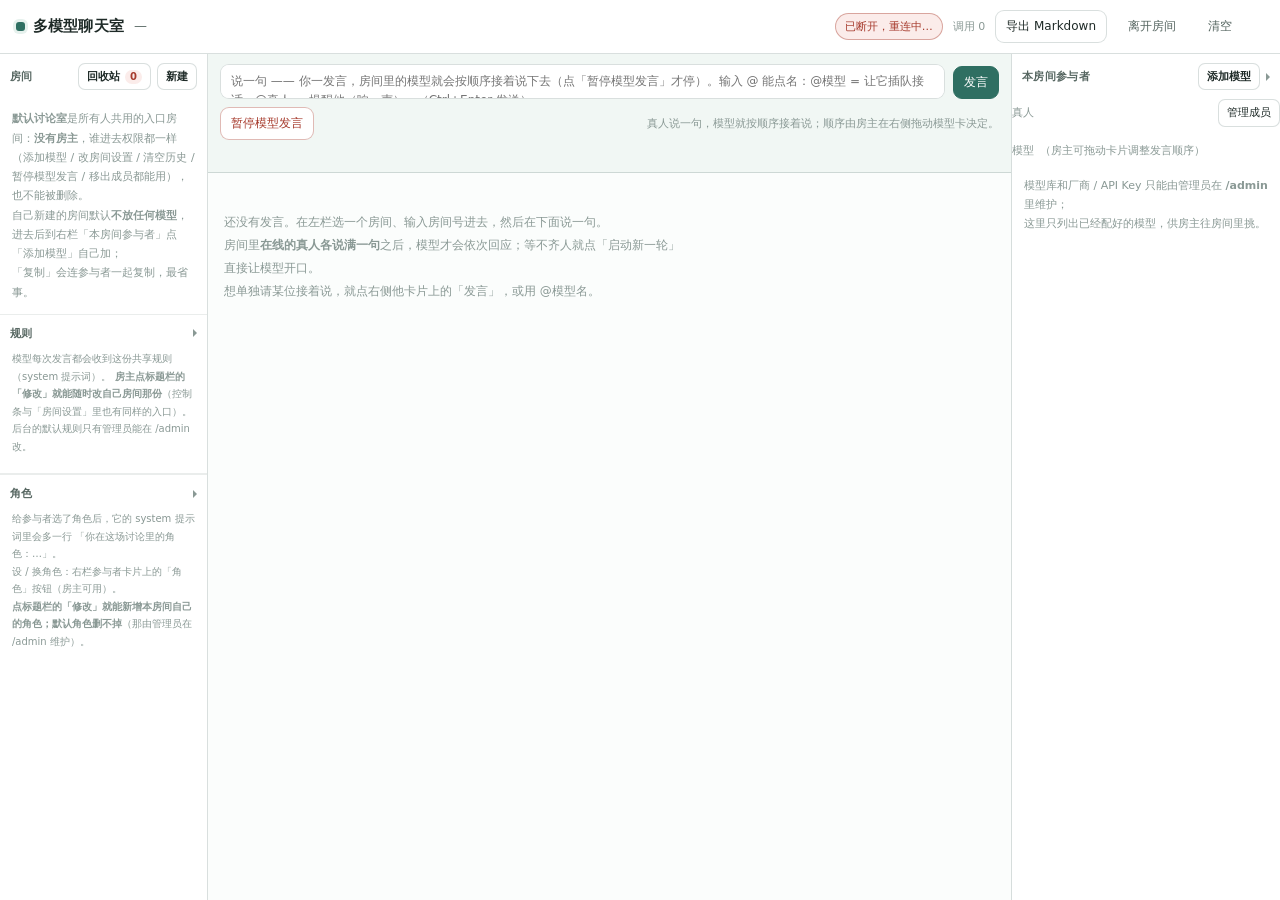
<file: static/index.html>
<!DOCTYPE html>
<html lang="zh-CN">
<head>
<meta charset="utf-8">
<meta name="viewport" content="width=device-width, initial-scale=1">
<title>多模型聊天室</title>
<link rel="stylesheet" href="/static/style.css">
</head>
<body>

<div id="joinGate" class="gate" hidden>
  <div class="gate-card">
    <h3>进入聊天室</h3>
    <p class="gate-note"><b>昵称就是你的账号，不需要密码</b>。
      同一个昵称，换任何浏览器 / 设备进来都是同一个人 —— 你的成员身份和发言历史跟着昵称走。</p>
    <div class="field">
      <label>你的昵称</label>
      <input id="gateNick" maxlength="24" placeholder="例如 老王">
    </div>
    <div id="gateError" class="probe"></div>
    <div class="dlg-foot">
      <button type="button" id="btnGateBrowse" class="ghost">先看看</button>
      <span class="spacer"></span>
      <button type="button" id="btnGateOk" class="primary">进入</button>
    </div>
  </div>
</div>

<header class="topbar">
  <div class="brand">多模型聊天室</div>
  <div class="room-title" id="roomTitle">—</div>
  <div class="room-code" id="roomCode" hidden></div>
  <div class="spacer"></div>
  <div class="status idle" id="statusPill">连接中…</div>
  <div class="counter" id="callCounter" title="全局调用次数（成本护栏按全局计数，不按房间）">调用 0</div>
  <button id="btnExport">导出 Markdown</button>
  <button id="btnLeave" class="ghost">离开房间</button>
  <button id="btnClear" class="ghost owner-only">清空</button>
  <!-- 右上角用户区（2026-10-15 用户要求）：已登录 = 「我是 X」+ 退出；未登录 = 登录 -->
  <div class="userbox" id="userBox">
    <span class="me" id="mePill" hidden></span>
    <button id="btnUserLogin" class="mini primary" hidden title="用昵称进入（不需要密码）">登录</button>
    <button id="btnUserLogout" class="mini ghost" hidden title="退出登录并离开房间">退出</button>
  </div>
</header>

<main class="layout">

  <aside class="col col-rooms">
    <div class="col-head">
      <span>房间</span>
      <button id="btnTrash" class="mini owner-only" title="删掉的房间先到这里：可还原，也可彻底删除（进 Windows 回收站）">回收站<i class="badge" id="trashCount" hidden>0</i></button>
      <button id="btnNewRoom" class="mini">新建</button>
    </div>
    <div id="roomList" class="list"></div>
    <div class="hint">
      <b>默认讨论室</b>是所有人共用的入口房间：<b>没有房主</b>，谁进去权限都一样
      （添加模型 / 改房间设置 / 清空历史 / 暂停模型发言 / 移出成员都能用），也不能被删除。<br>
      自己新建的房间默认<b>不放任何模型</b>，进去后到右栏「本房间参与者」点「添加模型」自己加；<br>
      「复制」会连参与者一起复制，最省事。
    </div>

    <section class="rblock" data-key="rules">
      <div class="col-head rblock-head" title="点击折叠 / 展开">
        <span>规则</span>
        <button id="btnEditRules" class="mini" hidden title="修改本房间的规则（房主可用）">修改</button>
        <i class="rblock-arrow"></i>
      </div>
      <div class="rblock-body">
        <div class="info-note">模型每次发言都会收到这份共享规则（system 提示词）。
          <b>房主点标题栏的「修改」就能随时改自己房间那份</b>（控制条与「房间设置」里也有同样的入口）。
          后台的默认规则只有管理员能在 /admin 改。</div>
        <div class="tip" id="rulesSrc"></div>
        <div id="rulesBox" class="info-body"></div>
      </div>
    </section>

    <section class="rblock" data-key="roles">
      <div class="col-head rblock-head" title="点击折叠 / 展开">
        <span>角色</span>
        <button id="btnEditRoles" class="mini" hidden title="改角色库：默认角色只读，房主可新增本房间自建角色">修改</button>
        <i class="rblock-arrow"></i>
      </div>
      <div class="rblock-body">
        <div class="info-note">给参与者选了角色后，它的 system 提示词里会多一行
          「你在这场讨论里的角色：…」。<br>
          设 / 换角色：右栏参与者卡片上的「角色」按钮（房主可用）。<br>
          <b>点标题栏的「修改」就能新增本房间自己的角色；默认角色删不掉</b>（那由管理员在 /admin 维护）。</div>
        <div class="tip" id="rolesSrc"></div>
        <div id="rolesBox" class="info-body"></div>
      </div>
    </section>
  </aside>

  <section class="col col-center">
    <div class="hostbar">
      <div class="host-input-row">
        <textarea id="hostInput" rows="1"
          placeholder="说一句 —— 你一发言，房间里的模型就会按顺序接着说下去（点「暂停模型发言」才停）。输入 @ 能点名：@模型 = 让它插队接话，@真人 = 提醒他（响一声）。（Ctrl+Enter 发送）"></textarea>
        <button id="btnSend" class="primary">发言</button>
        <div id="atMenu" class="at-menu" hidden></div>
      </div>
      <div class="host-actions">
        <span class="group">
          <button id="btnPause" class="danger" title="暂停模型发言：正在说的这位说完就停，队列里其余的不再开口；真人发言不受影响。">暂停模型发言</button>
          <button id="btnResume" class="primary" hidden title="解除暂停，模型按顺序接着发言。">继续模型发言</button>
        </span>
        <span class="group">
          <button id="btnRoomScopeBar" class="mini" hidden title="随时改本房间的规则 / 角色（规则可逐条增删，角色可新增）">规则 / 角色</button>
        </span>
        <span class="runhint">真人说一句，模型就按顺序接着说；顺序由房主在右侧拖动模型卡决定。</span>
      </div>
      <div class="runinfo" id="runInfo"></div>
    </div>
    <div id="messages" class="messages">
      <div class="empty">还没有发言。在下面输入一个问题直接发 —— <b>你一发言，房间里的模型就会按顺序接着说</b>；<br>
        模型会一直说下去，直到你点「暂停模型发言」。想单独叫某位就 @ 它；@ 真人则只是提醒他（响一声）。</div>
    </div>
  </section>

  <aside class="col col-right">
    <section class="rblock" data-key="participants">
      <div class="col-head rblock-head" title="点击折叠 / 展开">
        <span>本房间参与者</span>
        <button id="btnAddParticipant" class="mini owner-only">添加模型</button>
        <i class="rblock-arrow"></i>
      </div>
      <div class="rblock-body">
        <div class="sub-head">真人
          <span class="spacer"></span>
          <button id="btnMembers" class="mini owner-only" title="房主专用：查看 / 移出房间里的真人成员">管理成员</button>
        </div>
        <div id="peopleList" class="list"></div>
        <div class="sub-head">模型<span class="tip" id="modelOrderHint">（房主可拖动卡片调整发言顺序）</span></div>
        <div id="participantList" class="list"></div>
      </div>
    </section>

    <div class="hint">
      模型库和厂商 / API Key 只能由管理员在 <b>/admin</b> 里维护；<br>
      这里只列出已经配好的模型，供房主往房间里挑。
    </div>
  </aside>

</main>

<div class="toast-wrap" id="toastWrap"></div>

<dialog id="dlgRole">
  <form method="dialog" class="dlg">
    <h3 id="dlgRoleTitle">角色</h3>
    <div class="field">
      <label>这位在本房间里的角色 <span class="tip">（角色只在这里设；不选就是无角色）</span></label>
      <select id="roleSelect"></select>
    </div>
    <div id="rolePreview" class="probe"></div>
    <div class="dlg-foot">
      <button type="button" id="btnRoleClear" class="mini">清除角色</button>
      <span class="spacer"></span>
      <button type="button" id="btnRoleCancel" class="ghost">取消</button>
      <button type="button" id="btnRoleSave" class="primary">确定</button>
    </div>
  </form>
</dialog>

<dialog id="dlgParticipant">
  <form method="dialog" class="dlg">
    <h3>把模型加入本房间</h3>
    <div id="pickModelList" class="list pick"></div>
    <div class="dlg-foot">
      <span class="spacer"></span>
      <button type="button" id="btnPickCancel" class="ghost">取消</button>
      <button type="button" id="btnPickAdd" class="primary">加入</button>
    </div>
  </form>
</dialog>

<dialog id="dlgRoom">
  <form method="dialog" class="dlg">
    <h3 id="dlgRoomTitle">新建房间</h3>
    <div class="field">
      <label>房间名</label>
      <input id="rName" placeholder="例如 技术方案评审">
    </div>
    <div class="field">
      <label class="check"><input id="rOpen" type="checkbox"> 公开房间（不要房间号，谁都能进）</label>
      <span class="tip" id="rOpenNote">不勾＝私有房间：别人要输入 6 位房间号才能进来。</span>
    </div>
    <div class="field">
      <button type="button" id="btnRoomScope" class="mini">本房间规则 / 角色…</button>
      <span class="tip" id="rScopeNote"></span>
    </div>
    <div class="dlg-note" id="rNewNote">新房间默认<b>不含任何模型参与者</b>，建好后请在右侧「本房间参与者」点「添加模型」自己挑。</div>
    <div class="dlg-foot">
      <span class="spacer"></span>
      <button type="button" id="btnRoomCancel" class="ghost">取消</button>
      <button type="button" id="btnRoomSave" class="primary">确定</button>
    </div>
  </form>
</dialog>

<!-- 房间级「规则 / 角色」（第 17 批）：只有房主能改；默认讨论室跟随后台默认，改不了 -->
<dialog id="dlgScope">
  <form method="dialog" class="dlg dlg-wide">
    <h3 id="scopeTitle">本房间规则 / 角色</h3>
    <div class="dlg-note" id="scopeNote"></div>

    <section class="scope-sec" id="scopeSecRules">
      <div class="col-head">
        <span>本房间规则</span>
        <span class="spacer"></span>
        <span class="tip" id="scopeDirty"></span>
        <button type="button" class="mini" id="btnRuleReset">恢复为默认</button>
        <button type="button" class="mini primary" id="btnRuleAdd">添加规则</button>
      </div>
      <div class="field">
        <label>前言（每条规则前面那句，通常不用改）</label>
        <textarea id="scopePreamble" rows="2" class="wide"></textarea>
      </div>
      <div id="scopeRuleList" class="list"></div>
    </section>

    <section class="scope-sec" id="scopeSecRoles">
      <div class="col-head">
        <span>角色（默认角色只读，可自己新增）</span>
        <span class="spacer"></span>
        <button type="button" class="mini primary" id="btnRoleAddRoom">新增角色</button>
      </div>
      <div id="scopeRoleList" class="list"></div>
    </section>

    <div class="dlg-foot">
      <span class="spacer"></span>
      <button type="button" id="btnScopeClose" class="ghost">关闭</button>
      <button type="button" id="btnScopeSave" class="primary">保存</button>
    </div>
  </form>
</dialog>

<dialog id="dlgTrash">
  <form method="dialog" class="dlg">
    <h3>房间回收站</h3>
    <div class="dlg-note">
      删除的房间先放在这里，<b>配置和历史消息都还在</b>。<br>
      「还原」＝原样搬回来；「彻底删除」＝交给 Windows 回收站，之后仍能在系统回收站里找回。
    </div>
    <div id="trashList" class="list pick"></div>
    <div class="dlg-foot">
      <button type="button" id="btnEmptyTrash" class="mini danger">全部彻底删除</button>
      <span class="spacer"></span>
      <button type="button" id="btnTrashClose" class="ghost">关闭</button>
    </div>
  </form>
</dialog>

<dialog id="dlgJoin">
  <form method="dialog" class="dlg">
    <h3 id="dlgJoinTitle">加入房间</h3>
    <div class="dlg-note" id="joinNote">输入房主给你的 6 位房间号。</div>
    <div class="field">
      <label>房间号</label>
      <input id="joinCode" inputmode="numeric" maxlength="6" autocomplete="off" placeholder="6 位数字">
    </div>
    <div id="joinError" class="probe"></div>
    <div class="dlg-foot">
      <span class="spacer"></span>
      <button type="button" id="btnJoinCancel" class="ghost">取消</button>
      <button type="button" id="btnJoinOk" class="primary">加入</button>
    </div>
  </form>
</dialog>

<dialog id="dlgMembers">
  <form method="dialog" class="dlg">
    <h3>房间成员</h3>
    <div class="dlg-note">房主能看到这个面板（<b>默认讨论室没有房主，所有人</b>都能看到）。<br>
      移出成员后，他会立刻离开房间 —— 但他如果知道房间号，仍然可以再加进来（这是「请出去」，不是拉黑）。<br>
      「移出」只是请出房间；要<b>全局删掉一个人（并禁止他再用这个昵称进来）</b>，去 <b>/admin</b> 的「用户库」。</div>
    <div id="memberAdminList" class="list pick"></div>
    <div class="dlg-foot">
      <span class="spacer"></span>
      <button type="button" id="btnMembersClose" class="ghost">关闭</button>
    </div>
  </form>
</dialog>

<script src="/static/app.js"></script>
</body>
</html>
</file>
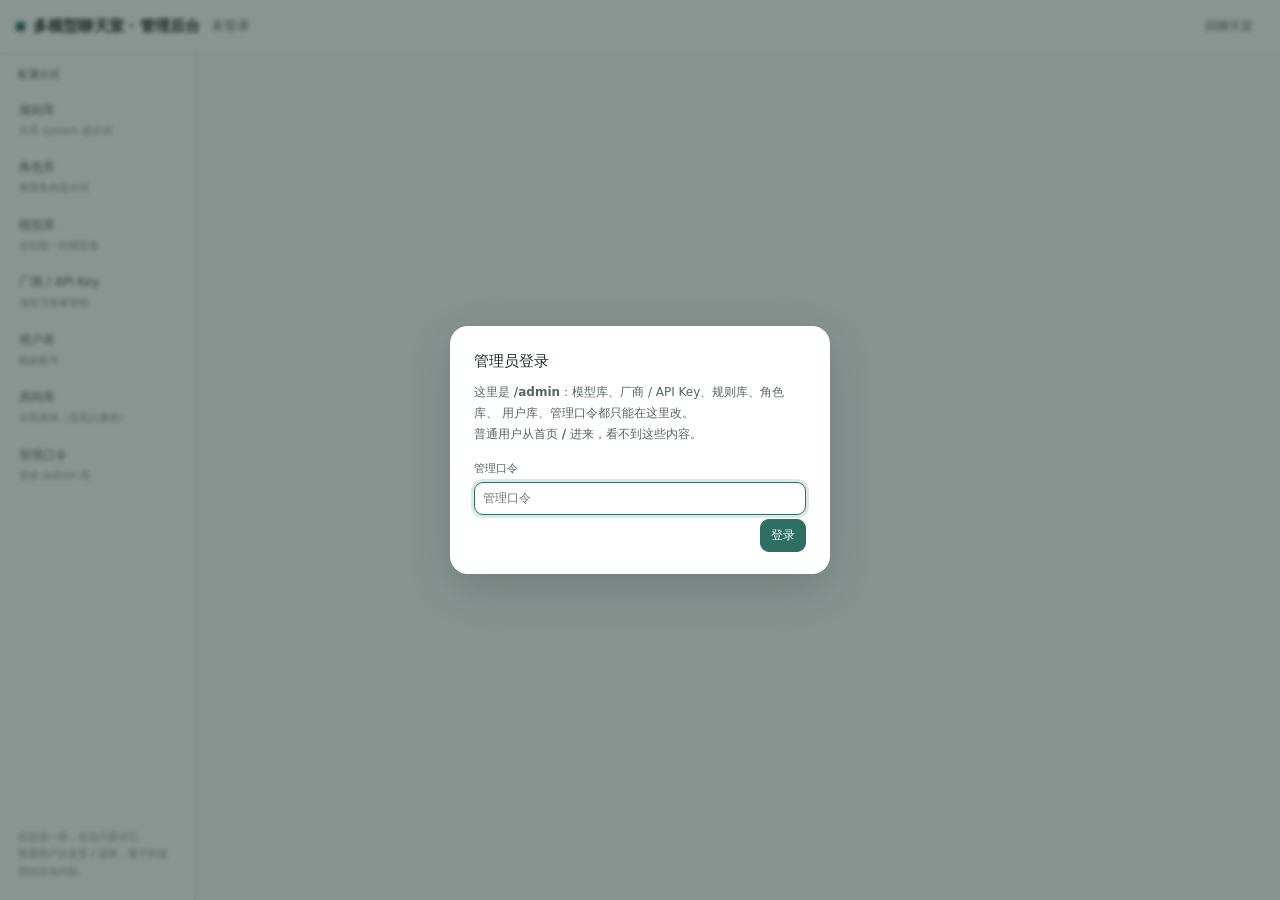
<file: static/admin.html>
<!DOCTYPE html>
<html lang="zh-CN">
<head>
<meta charset="utf-8">
<meta name="viewport" content="width=device-width, initial-scale=1">
<title>管理后台 · 多模型聊天室</title>
<link rel="stylesheet" href="/static/style.css">
</head>
<body>

<header class="topbar">
  <div class="brand">多模型聊天室 · 管理后台</div>
  <div class="room-title" id="adminWho">未登录</div>
  <div class="spacer"></div>
  <button id="btnBack" class="ghost">回聊天室</button>
  <button id="btnLogout" class="ghost" hidden>退出登录</button>
</header>

<!-- ============ 口令登录（未登录时只显示这个） ============ -->
<div id="loginGate" class="gate" hidden>
  <div class="gate-card">
    <h3>管理员登录</h3>
    <p class="gate-note">这里是 <b>/admin</b>：模型库、厂商 / API Key、规则库、角色库、
      用户库、管理口令都只能在这里改。<br>
      普通用户从首页 <b>/</b> 进来，看不到这些内容。</p>
    <div class="field">
      <label>管理口令</label>
      <input id="adminPw" type="password" placeholder="管理口令" autocomplete="current-password">
    </div>
    <div id="loginError" class="probe"></div>
    <div class="dlg-foot">
      <span class="spacer"></span>
      <button type="button" id="btnLogin" class="primary">登录</button>
    </div>
  </div>
</div>

<!-- ============ 登录后：左侧分区导航 + 右侧单块面板 ============ -->
<main class="adminwrap" id="adminMain" hidden>

  <nav class="admin-nav" id="adminNav">
    <div class="nav-title">配置分区</div>
    <button type="button" class="navitem" data-panel="rules">规则库<i class="nav-sub">共享 system 提示词</i></button>
    <button type="button" class="navitem" data-panel="roles">角色库<i class="nav-sub">预置角色提示词</i></button>
    <button type="button" class="navitem" data-panel="models">模型库<i class="nav-sub">全站唯一的模型表</i></button>
    <button type="button" class="navitem" data-panel="providers">厂商 / API Key<i class="nav-sub">地址与各家密钥</i></button>
    <button type="button" class="navitem" data-panel="users">用户库<i class="nav-sub">昵称账号</i></button>
    <button type="button" class="navitem" data-panel="rooms">房间库<i class="nav-sub">全部房间（含别人建的）</i></button>
    <button type="button" class="navitem" data-panel="password">管理口令<i class="nav-sub">登录 /admin 用</i></button>
    <div class="nav-foot">左边选一块，右边只显示它。<br>普通用户从首页 <b>/</b> 进来，看不到这里的任何内容。</div>
  </nav>

  <section class="admin-body" id="adminBody">

    <!-- ---------- 规则库 ---------- -->
    <section class="apanel" data-panel="rules">
      <div class="panel-head">
        <h3>默认规则</h3>
        <span class="spacer"></span>
        <span class="tip" id="rulesDirty"></span>
        <button type="button" id="btnRulesReset" class="ghost">放弃修改</button>
        <button type="button" class="mini primary" id="btnRuleNew">新增规则</button>
        <button type="button" id="btnRulesSave" class="primary">保存规则</button>
      </div>
      <div class="panel-note">这是<b>默认规则</b>：房间没有自定义规则时，模型每轮收到的就是这一份。<br>
        房主在首页「房间设置 → 本房间规则 / 角色」里改的是<b>他自己房间那一份</b>
        （可逐条增删 —— 包括删掉这里的默认条目，删的是他那间、不影响这里）。<br>
        所以<b>这里改的是默认值，管不到已经自定义过的房间</b>。改完点「保存规则」
        <b>立刻生效，不用重启</b>；首页左栏的「规则」模块同步更新。</div>
      <div class="field">
        <label>前言（每条规则前面那句）</label>
        <textarea id="rulesPreamble" rows="2" class="wide"></textarea>
      </div>
      <div id="rulesEdit" class="list"></div>
    </section>

    <!-- ---------- 角色库 ---------- -->
    <section class="apanel" data-panel="roles">
      <div class="panel-head">
        <h3>默认角色</h3>
        <span class="spacer"></span>
        <button type="button" id="btnNewRole" class="mini primary">新增角色</button>
      </div>
      <div class="panel-note">这是<b>默认角色库</b>：房主给房间参与者「设角色」时，选的就是这里的条目
        （按「分组」折叠展示）；房主<b>删不掉</b>这里的条目 —— 他只能在自己房间里另外新增。<br>
        ⚠️ 删掉一个还有人在用的角色，那些参与者会变成「未设置角色」（不会崩，但设定丢了）。</div>
      <div id="roleAdminList" class="list grid2"></div>
    </section>

    <!-- ---------- 模型库 ---------- -->
    <section class="apanel" data-panel="models">
      <div class="panel-head">
        <h3>模型库</h3>
        <span class="spacer"></span>
        <button type="button" id="btnNewModel" class="mini primary">新增模型</button>
      </div>
      <div class="panel-note">这里是<b>全站唯一的模型库</b>，各房间只是「引用」其中的条目。<br>
        每张卡片都要写对「模型 ID」和 base_url —— 探活失败九成是这两处，别先怀疑代码。<br>
        ⚠️ 删掉一条 = 所有引用它的房间参与者名单里也会被摘掉（会二次确认）。</div>
      <div id="modelList" class="list grid2"></div>
    </section>

    <!-- ---------- 厂商 / API Key ---------- -->
    <section class="apanel" data-panel="providers">
      <div class="panel-head">
        <h3>厂商 / API Key</h3>
        <span class="spacer"></span>
        <button type="button" id="btnReload" class="mini" title="重新读取 config.json（手工改过文件后用）">重载 config.json</button>
      </div>
      <div class="panel-note">Key 只存在本机 <b>config.json</b>，不会上传任何地方；页面里也只显示前 6 位 + 后 4 位的提示。<br>
        增加厂商预设 / 改 base_url 要手工改 config.json，改完点右上「重载」。</div>
      <div id="providerList" class="list grid2"></div>
    </section>

    <!-- ---------- 用户库（昵称账号） ---------- -->
    <section class="apanel" data-panel="users">
      <div class="panel-head">
        <h3>用户库（昵称账号）</h3>
      </div>
      <div class="panel-note">昵称即账号：<b>不需要密码</b>，同一个昵称在任何设备上都是同一个人。<br>
        ⚠️ <b>「移除」= 直接删除这个用户</b>：
        他从<b>所有聊天室</b>的成员表里消失、进行中的连接立刻断开。<br>
        <b>昵称随即变成没人占用</b> —— 谁（包括他本人）再填这个昵称进来，就是<b>重新登记</b>，<br>
        <b>他的历史发言会保留</b>（只清人、不清话）。</div>
      <div id="userAdminList" class="list grid2"></div>
    </section>

    <!-- ---------- 房间库（全部房间） ---------- -->
    <section class="apanel" data-panel="rooms">
      <div class="panel-head">
        <h3>房间库</h3>
        <span class="spacer"></span>
        <button type="button" id="btnRoomsReload" class="mini">刷新</button>
      </div>
      <div class="panel-note">这里是<b>全部房间</b>，包括别人在首页建的（普通用户只能看到自己的房间号与自己的回收站）。<br>
        <b>公开</b>＝不用房间号谁都能进；<b>人人可管理</b>＝默认讨论室（没有房主，也<b>不给删</b>）。<br>
        ⚠️ 删除房间 = 放进回收站（不是硬删）：房间配置 + 全部历史消息一起进去，
        之后还能在管理员自己的回收站里还原。删除操作会记成「管理员删的」，
        所以<b>不会出现在普通用户的回收站里</b>。</div>
      <div id="roomAdminList" class="list grid2"></div>
    </section>

    <!-- ---------- 管理口令 ---------- -->
    <section class="apanel" data-panel="password">
      <div class="panel-head">
        <h3>管理口令</h3>
      </div>
      <div class="panel-note" id="pwNote"></div>
      <div class="pwform">
        <div class="field">
          <label>当前口令</label>
          <input id="pwCurrent" type="password" autocomplete="current-password">
        </div>
        <div class="field">
          <label>新口令 <span class="tip">（至少 6 位）</span></label>
          <input id="pwNext" type="password" autocomplete="new-password">
        </div>
        <div class="field">
          <label>重复新口令</label>
          <input id="pwNext2" type="password" autocomplete="new-password">
        </div>
      </div>
      <div id="pwResult" class="probe"></div>
      <div class="panel-acts">
        <button type="button" id="btnPwSave" class="primary">修改口令</button>
      </div>
    </section>

  </section>
</main>

<div class="toast-wrap" id="toastWrap"></div>

<!-- ============ 模型编辑弹窗（从首页搬过来的） ============ -->
<dialog id="dlgModel">
  <form method="dialog" class="dlg">
    <h3 id="dlgModelTitle">新增模型</h3>
    <div class="field">
      <label>厂商预设</label>
      <select id="mProvider"></select>
    </div>
    <div class="field">
      <label>base_url <span class="help" tabindex="0" aria-label="查看 base_url 说明" data-tip="接口地址。选了上面的「厂商预设」会自动填好，一般不用动。只有在用自建服务或中转服务时才需要手改成自己的地址。">?</span> <span class="tip">（选预设会自动填，也可手填任意 OpenAI 兼容端点）</span></label>
      <input id="mBaseUrl" placeholder="https://...">
    </div>
    <div class="field">
      <label>模型 ID <span class="help" tabindex="0" aria-label="查看模型 ID 说明" data-tip="模型在厂商那边的真实编号，必须一字不差（大小写、版本日期都算数）。控制台里显示的名字常常和这个编号不一样 —— 列表拉不到时，照控制台把编号原样复制过来。">?</span> <span class="tip">（点右侧可从厂商拉列表；拉不到就照控制台手填）</span></label>
      <div class="row">
        <input id="mModel" placeholder="例如 glm-4.7-flash">
        <button type="button" id="btnFetchModels" class="mini">拉取列表</button>
      </div>
      <div id="mModelOptions" class="chips"></div>
    </div>
    <div class="field">
      <label>显示名 <span class="help" tabindex="0" aria-label="查看显示名说明" data-tip="聊天室里给这位参与者看的名字，随便起，只影响显示，不影响调用。建议带上厂商名，便于一眼看出谁是谁。">?</span></label>
      <input id="mDisplay" placeholder="例如 智谱 GLM-4.7">
    </div>
    <div class="field row2">
      <span><label>temperature <span class="help" tabindex="0" aria-label="查看 temperature 说明" data-tip="控制回答的随机性，范围 0～2。调低（0～0.5）＝更稳更保守，适合要事实和结论的场合；调高（1～1.5）＝更发散、更有想法，也更容易跑题。默认 0.8。注意：它只影响风格，几乎不影响速度。">?</span></label><input id="mTemp" type="number" step="0.1" min="0" max="2" value="0.8"></span>
      <span><label>max_tokens <span class="help help-l" tabindex="0" aria-label="查看 max_tokens 说明" data-tip="这个模型单次发言最多能写多长（含它思考的字数；1 个 token 约等于 1 个汉字或几个字母）。调小＝回答更短、也更快，是提速的主要手段之一；调得太小会写不完、甚至正文空白。建议 600～1200，默认 1000。">?</span></label><input id="mMaxTokens" type="number" min="64" max="32000" value="1000"></span>
    </div>
    <div class="field">
      <label>思考档位 <span class="help" tabindex="0" aria-label="查看思考档位说明" data-tip="推理模型会先在心里写一大段草稿再作答，慢主要慢在这里。off＝彻底关掉思考，回答最快，但不是每家厂商都支持；low / high / max＝保留思考、只调强度，越强越慢。免费线路本身会抖动，档位是倾向不是保证。">?</span> <span class="tip">（统一写法 off / low / high / max，各厂商按自己的规则接收；off＝彻底关思考、回答最快，仅部分厂商支持；免费线路有抖动，效果是倾向）</span></label>
      <select id="mThinkLevel">
        <option value="">不设置（不干预）</option>
        <option value="off" selected>off · 关闭思考（仅部分厂商支持）</option>
        <option value="low">low · 最省</option>
        <option value="high">high</option>
        <option value="max">max · 最强</option>
      </select>
      <div id="mThinkNotice" class="tip"></div>
    </div>
    <div class="field">
      <label>off 关法 <span class="help" tabindex="0" aria-label="查看 off 关法说明" data-tip="选了 off 档之后，到底往请求里塞哪个参数。默认「自动」＝按本机实测过的表判 —— 同一家网关里也有差别（百炼挂的 DeepSeek 关得掉、GLM-5.3 关不掉），所以表是按「模型」存的。只有遇到没核实过的模型组合才需要在这里手动指定一种。">?</span> <span class="tip">（自动＝按实测表；手动＝强制发某一种，给没核实过的模型留口子）</span></label>
      <select id="mOffMode"></select>
      <div id="mOffNotice" class="tip"></div>
    </div>
    <label class="check"><input id="mEnabled" type="checkbox" checked> 启用</label>
    <div id="mProbeResult" class="probe"></div>
    <div class="dlg-foot">
      <button type="button" id="btnProbe" class="mini">探活</button>
      <span class="spacer"></span>
      <button type="button" id="btnModelCancel" class="ghost">取消</button>
      <button type="button" id="btnModelSave" class="primary">保存</button>
    </div>
  </form>
</dialog>

<!-- ============ 角色编辑弹窗 ============ -->
<dialog id="dlgRoleEdit">
  <form method="dialog" class="dlg">
    <h3 id="dlgRoleTitle">新增角色</h3>
    <div class="field">
      <label>名称 <span class="tip">（房主在下拉框里看到的就是它）</span></label>
      <input id="rName" placeholder="例如 质疑者">
    </div>
    <div class="field">
      <label>分组 <span class="tip">（下拉框里按它分组，可留空）</span></label>
      <input id="rGroup" placeholder="例如 对抗型">
    </div>
    <div class="field">
      <label>提示词 <span class="tip">（选中该角色后，会作为「你在这场讨论里的角色：…」注入 system）</span></label>
      <textarea id="rPrompt" rows="4" style="width:100%;font:inherit;line-height:1.6"></textarea>
    </div>
    <div class="dlg-note" id="roleUsageNote"></div>
    <div class="dlg-foot">
      <span class="spacer"></span>
      <button type="button" id="btnRoleCancel" class="ghost">取消</button>
      <button type="button" id="btnRoleSave" class="primary">保存</button>
    </div>
  </form>
</dialog>

<script src="/static/admin.js"></script>
</body>
</html>
</file>
<file: static/style.css>
/* ==================================================================
   多模型聊天室 · 视觉主题「青瓷雅致」（C 方案）  2026-10-15
   ------------------------------------------------------------------
   底座：浅青灰 + 青瓷绿（主色）+ 木色（真人 / 房主）。
   附加项（用户勾选的四项，全部纯 CSS）：
     ① 模型名彩色圆点          —— .msg-who::before / #participantList .card-top::before
     ② 自动跟随系统深浅色      —— @media (prefers-color-scheme: dark) 覆盖 :root 变量
     ③ 正文放大一档            —— body 13→13.5px / 行高 1.6→1.75；.msg-body 同步
     ④ hover 轻微过渡（0.18s） —— 只过渡颜色类属性，不用 transition:all

   ⚠️ 本文件只负责「外观」：颜色 / 字体 / 圆角 / 过渡 / 圆点。
      不参与任何布局尺寸（grid 列宽、padding、gap、flex 规则）与功能逻辑。
   ⚠️ 改本文件会让 /static/style.css?v=<hash> 自动变号（app/main.py _asset_ver
      按文件内容算哈希），浏览器不必强刷即可拿到新样式。
   ⚠️ tools/_test_cards.js 断言这里存在若干选择器：.gate / .person /
      .badge-owner / .rprog / .room-code / .owner-only[hidden] / #btnLeave:disabled /
      .adminwrap / .navitem / .apanel，以及 .apanel{display:none} 与
      .apanel.active{display:block}。改名前先看那份测试。
   ================================================================== */

:root {
  color-scheme: light;

  /* —— 底色 / 面板 —— */
  --bg: #f9fcfb;                 /* 页面底色（body 实为渐变，见 --bg-grad） */
  --bg-grad: linear-gradient(168deg, #fcfefd 0%, #f5faf8 54%, #edf6f1 100%);
  --panel: #ffffff;              /* 顶栏 / 左右两栏 */
  --panel-2: #f1f7f4;            /* 青瓷淡洗：控制条 / 我是谁 / 思考过程 / 索引块 */
  --panel-3: #fbfdfc;            /* 中间消息列 / admin 内容区 */
  --card-bg: #ffffff;
  --btn-bg: #ffffff;
  --input-bg: #ffffff;
  --chip-bg: #ffffff;
  --hover: #f1f7f4;              /* 统一 hover 底色（按钮 / 房间 / 折叠头 / 导航） */

  /* —— 描边 —— */
  --line: rgba(24, 60, 52, .16);
  --line-soft: rgba(24, 60, 52, .09);
  --line-strong: rgba(24, 60, 52, .28);

  /* —— 文字 —— */
  --text: #1e2a27;
  --text-2: #566661;
  --text-3: #8a9995;

  /* —— 主色：青瓷绿 —— */
  --accent: #2f6f62;
  --accent-bg: #e6f1ed;
  --accent-dim: rgba(47, 111, 98, .72);
  --accent-line: rgba(47, 111, 98, .42);
  --accent-line-soft: rgba(47, 111, 98, .24);
  --accent-line-strong: rgba(47, 111, 98, .58);
  --focus-ring: rgba(47, 111, 98, .16);

  /* —— 语义色 —— */
  --danger: #a63a2c;
  --danger-bg: #fbecea;
  --ok: #2c7a5e;
  --warn-fg: #8a5a12;            /* 「未核实」/「房主」角标 */
  --warn-bg: #f8eeda;
  --wood: #a9762f;               /* 真人 / 房主：木色 */
  --wood-bg: #f7f0e4;
  --wood-line: rgba(169, 118, 47, .42);

  /* —— 状态点 —— */
  --dot-off: #c3cdc9;
  /* 模型名彩色圆点：5 色轮转（青瓷 / 琥珀 / 黛蓝 / 紫檀 / 松绿） */
  --dot-1: #2f6f62;
  --dot-2: #b3802f;
  --dot-3: #3d6ea8;
  --dot-4: #8b5f8f;
  --dot-5: #40868c;

  /* —— 浮层 —— */
  --toast-bg: #1f2b27;
  --toast-fg: #f3f9f6;
  --veil: rgba(22, 42, 37, .5);      /* 填昵称门槛的遮罩 */
  --backdrop: rgba(22, 42, 37, .3);  /* dialog::backdrop */
  --shadow: 0 14px 44px rgba(20, 45, 39, .2);
  --quote-bg: rgba(47, 111, 98, .05);
  --quote-line: rgba(47, 111, 98, .28);
  --scroll: rgba(24, 60, 52, .22);

  --radius: 14px;                /* 面板类圆角基准（各控件按自身尺寸取值） */
}

/* ------------------------------------------------------------------
   附加项②：自动跟随系统深浅色。
   只覆盖变量，不重复写规则 —— 其余样式全部通过 var() 自动换色。
   所以新增样式时**必须用变量**，别再写死 #fff / #f5f5f2 这类颜色。
   ------------------------------------------------------------------ */
@media (prefers-color-scheme: dark) {
  :root {
    color-scheme: dark;

    --bg: #0f1614;
    --bg-grad: linear-gradient(168deg, #141d1a 0%, #101816 54%, #0b1211 100%);
    --panel: #161f1c;
    --panel-2: #1b2824;
    --panel-3: #131c19;
    --card-bg: #18221f;
    --btn-bg: #1c2724;
    --input-bg: #141d1a;
    --chip-bg: #1c2724;
    --hover: #1e2b27;

    --line: rgba(206, 234, 224, .17);
    --line-soft: rgba(206, 234, 224, .09);
    --line-strong: rgba(206, 234, 224, .3);

    --text: #e6efec;
    --text-2: #a9bab4;
    --text-3: #7c8d88;

    --accent: #6fbfa8;
    --accent-bg: #1d3330;
    --accent-dim: rgba(111, 191, 168, .78);
    --accent-line: rgba(111, 191, 168, .44);
    --accent-line-soft: rgba(111, 191, 168, .26);
    --accent-line-strong: rgba(111, 191, 168, .62);
    --focus-ring: rgba(111, 191, 168, .22);

    --danger: #e08b7a;
    --danger-bg: #33201c;
    --ok: #5fc39a;
    --warn-fg: #e0b878;
    --warn-bg: #332a18;
    --wood: #d8a763;
    --wood-bg: #302617;
    --wood-line: rgba(216, 167, 99, .42);

    --dot-off: #4a5754;
    --dot-1: #6fbfa8;
    --dot-2: #d6a865;
    --dot-3: #7ba7dd;
    --dot-4: #c092c4;
    --dot-5: #6fbabd;

    --toast-bg: #273531;
    --toast-fg: #eef6f3;
    --veil: rgba(0, 0, 0, .62);
    --backdrop: rgba(0, 0, 0, .55);
    --shadow: 0 14px 44px rgba(0, 0, 0, .55);
    --quote-bg: rgba(111, 191, 168, .08);
    --quote-line: rgba(111, 191, 168, .3);
    --scroll: rgba(206, 234, 224, .22);
  }
}

* { box-sizing: border-box; }

html, body {
  height: 100%;
  margin: 0;
}

body {
  /* 附加项③：正文由 13px/1.6 放大一档到 13.5px/1.75 */
  font: 13.5px/1.75 -apple-system, "Segoe UI", "Microsoft YaHei UI", "Microsoft YaHei",
        "PingFang SC", "Noto Sans SC", system-ui, sans-serif;
  color: var(--text);
  background: var(--bg);
  background-image: var(--bg-grad);
  display: flex;
  flex-direction: column;
  overflow: hidden;
  -webkit-font-smoothing: antialiased;
}

::selection { background: var(--accent-bg); color: var(--text); }

/* 细滚动条：别让系统滚动条把青瓷底色切断 */
* { scrollbar-width: thin; scrollbar-color: var(--scroll) transparent; }
::-webkit-scrollbar { width: 10px; height: 10px; }
::-webkit-scrollbar-track { background: transparent; }
::-webkit-scrollbar-thumb {
  background: var(--scroll);
  border-radius: 999px;
  border: 3px solid transparent;
  background-clip: content-box;
}
::-webkit-scrollbar-thumb:hover { background: var(--text-3); background-clip: content-box; }

button {
  font: inherit;
  font-size: 12px;
  padding: 5px 10px;
  border: .5px solid var(--line);
  border-radius: 9px;
  background: var(--btn-bg);
  color: var(--text);
  cursor: pointer;
  white-space: nowrap;
}
button:hover { background: var(--hover); border-color: var(--line-strong); }
button.primary { background: var(--accent); border-color: var(--accent); color: #fff; }
button.primary:hover { background: var(--accent); filter: brightness(1.1); }
button.danger { color: var(--danger); border-color: rgba(166, 58, 44, .35); }
button.danger:hover { background: var(--danger-bg); }
button.ghost { border-color: transparent; background: transparent; color: var(--text-2); }
button.ghost:hover { background: var(--hover); border-color: transparent; }
button.mini { font-size: 11px; padding: 3px 8px; border-radius: 7px; }
button:disabled { opacity: .45; cursor: not-allowed; }

input, select, textarea {
  font: inherit;
  font-size: 12px;
  padding: 5px 8px;
  border: .5px solid var(--line);
  border-radius: 9px;
  background: var(--input-bg);
  color: var(--text);
  outline: none;
  min-width: 0;
}
input:focus, select:focus, textarea:focus {
  border-color: var(--accent);
  box-shadow: 0 0 0 3px var(--focus-ring);
}
textarea { resize: none; line-height: 1.6; }

.spacer { flex: 1; }

/* ---------------- topbar ---------------- */

.topbar {
  display: flex;
  align-items: center;
  gap: 10px;
  padding: 10px 16px;
  background: var(--panel);
  border-bottom: .5px solid var(--line);
  box-shadow: 0 1px 0 var(--line-soft);
  flex: none;
}
.brand {
  font-size: 14.5px;
  font-weight: 600;
  letter-spacing: .01em;
  display: flex;
  align-items: center;
  gap: 8px;
}
/* 品牌小方标：青瓷绿方块 + 一圈淡色光环 */
.brand::before {
  content: '';
  flex: none;
  width: 9px;
  height: 9px;
  border-radius: 3px;
  background: var(--accent);
  box-shadow: 0 0 0 3px var(--accent-bg);
}
.room-title { font-size: 13px; font-weight: 500; color: var(--text-2); }
.status {
  font-size: 11px;
  padding: 3px 9px;
  border-radius: 999px;
  border: .5px solid var(--line);
  color: var(--text-2);
}
.status.running { background: var(--accent-bg); border-color: var(--accent-line); color: var(--accent); }
.status.idle { background: var(--panel-2); }
.status.down { background: var(--danger-bg); border-color: rgba(166, 58, 44, .4); color: var(--danger); }
.counter { font-size: 11px; color: var(--text-3); }

/* ---------------- layout ---------------- */

.layout {
  flex: 1;
  display: grid;
  grid-template-columns: 208px minmax(0, 1fr) 268px;
  min-height: 0;
}
.col { display: flex; flex-direction: column; min-height: 0; min-width: 0; background: var(--panel); }
.col-rooms { border-right: .5px solid var(--line); }
.col-center { border-right: .5px solid var(--line); background: var(--panel-3); }
.col-right { overflow-y: auto; }

.col-head {
  display: flex;
  align-items: center;
  gap: 6px;
  padding: 9px 10px 7px;
  font-size: 11px;
  font-weight: 600;
  color: var(--text-2);
  letter-spacing: .03em;
  flex: none;
}
.col-head > span:first-child { flex: 1; }

.list { display: flex; flex-direction: column; gap: 4px; padding: 0 8px 8px; }
/* 列表一律 flex:none（禁止被 flex 压缩）。
   右栏是「固定高 + 内部滚动」的 flex 纵向容器，flex 子项默认 flex-shrink:1：
   模型卡 + 厂商卡总高超过可视区时，列表会被压扁到接近 0 高，卡片内容从压扁的
   盒子里溢出、画到后面的区块头上——就是「标题栏叠印在卡片上」的病根（10-13 实锤）。
   曾经只保护了 #participantList，模型库 / 厂商列表漏了，导致越滚越乱。
   flex:none 让每段保持自然高度，整列靠 .col-right 的滚动条滚。 */
.col-rooms .list, .col-right .list { flex: none; }

/* ---------------- 右栏可折叠区块（手风琴，各自独立） ---------------- */
/* flex:none：区块本体也禁止压缩（配合上面的列表 flex:none，整列内容超出一律走滚动） */
.rblock { display: flex; flex-direction: column; flex: none; }
/* 1px 实边框：0.5px 在 Windows 125%/150% 缩放下会取整抖动，是滚动残影诱因之一 */
.rblock + .rblock { border-top: 1px solid var(--line-soft); }
/* 不透明背景 + 显式层叠：标题栏永远画在卡片之上，且自身重绘不依赖下层内容 */
.rblock-head {
  cursor: pointer; user-select: none; -webkit-user-select: none;
  position: relative; z-index: 2;
  background: var(--panel);
}
.rblock-head:hover { background: var(--hover); }
.rblock-arrow {
  width: 0; height: 0; flex: none;
  border-left: 4.5px solid var(--text-3);
  border-top: 4px solid transparent;
  border-bottom: 4px solid transparent;
}
.rblock.collapsed .rblock-arrow { transform: rotate(-90deg); }
.rblock-body { display: flex; flex-direction: column; }
.rblock.collapsed .rblock-body { display: none; }

.hint { padding: 4px 12px 12px; font-size: 11px; color: var(--text-3); line-height: 1.75; }

/* ---------------- 左栏：规则 / 角色说明模块（只读展示注入给模型的提示词） ---------------- */
/* 左栏内容（房间列表 + 说明模块）可能超出可视高，整列滚动，区块本体不参与压缩 */
.col-rooms { overflow-y: auto; }
.col-rooms .rblock { flex: none; }
.col-rooms .rblock-head { border-top: 1px solid var(--line-soft); }
.info-body { display: flex; flex-direction: column; gap: 5px; padding: 0 10px 10px; }
.info-note { padding: 0 12px 8px; font-size: 10px; color: var(--text-3); line-height: 1.75; }
.info-preamble { font-size: 11px; color: var(--text-3); line-height: 1.75; }
.info-group { font-size: 10px; font-weight: 600; color: var(--text-3); letter-spacing: .04em; padding-top: 3px; }
.info-item { display: flex; gap: 6px; font-size: 11px; line-height: 1.7; color: var(--text-2); }
.info-idx {
  flex: none; width: 14px; height: 14px; margin-top: 2px; border-radius: 5px;
  background: var(--panel-2); color: var(--text-3); font-size: 9px; text-align: center; line-height: 14px;
}
.info-role { font-size: 11px; line-height: 1.7; color: var(--text-2); }
.info-text { min-width: 0; word-break: break-word; }
.info-empty { font-size: 11px; color: var(--text-3); padding: 0 0 2px; }

/* ---------------- room items ---------------- */

.room {
  position: relative;
  padding: 6px 8px;
  border-radius: 9px;
  cursor: pointer;
  border: .5px solid transparent;
}
.room:hover { background: var(--hover); }
.room.active { background: var(--accent-bg); border-color: var(--accent-line-soft); }
.room-name { font-size: 12px; }
.room.active .room-name { color: var(--accent); font-weight: 600; }
.room-sub { font-size: 11px; color: var(--text-3); margin-top: 1px; }
.room-acts { display: none; gap: 2px; margin-top: 5px; }
.room.active .room-acts, .room:hover .room-acts { display: flex; }

/* ---------------- 回收站 ---------------- */

.badge {
  font-style: normal;
  font-size: 10px;
  line-height: 14px;
  padding: 0 5px;
  margin-left: 5px;
  border-radius: 999px;
  background: var(--danger-bg);
  color: var(--danger);
  display: inline-block;
}
.dlg-note { font-size: 11px; color: var(--text-2); line-height: 1.8; }
.dlg-note b { color: var(--text); }
.trash-item {
  padding: 8px 10px;
  border: .5px solid var(--line-soft);
  border-radius: 9px;
  background: var(--panel-2, #fafaf8);
  display: flex;
  align-items: center;
  gap: 10px;
}
.trash-item + .trash-item { margin-top: 6px; }
.trash-main { flex: 1; min-width: 0; }
.trash-name { font-size: 12px; }
.trash-sub { font-size: 11px; color: var(--text-3); margin-top: 2px; }
.trash-acts { display: flex; gap: 4px; flex: none; }
.trash-empty { font-size: 11px; color: var(--text-3); padding: 12px 4px; text-align: center; }

/* ---------------- host bar ---------------- */

.col-center { overflow: hidden; }
.hostbar {
  flex: none;
  padding: 10px 12px;
  background: var(--panel-2);
  border-bottom: .5px solid var(--line);
  display: flex;
  flex-direction: column;
  gap: 8px;
}
.host-input-row { display: flex; gap: 8px; align-items: flex-end; position: relative; }
.host-input-row textarea { flex: 1; max-height: 120px; padding: 7px 10px; }

/* @ 补全浮层（2026-10-16 第 23 批）：在输入框里打 @ 时贴着输入框下方弹出。
   ⚠️ 必须向下（top）：输入框在 .col-center 顶部，向上弹（bottom）会被
   .col-center { overflow: hidden } 整块裁掉 —— 用户实测一颗候选都看不见（第 23 批修正）。
   候选顺序 = 在线真人 → 已启用模型，与 app.js 的 atCandidates() 完全一致。
   ⚠️ 下面的选择器被 tools/_test_cards.js 的 A23 节断言，改名要同步改断言。 */
.at-menu {
  position: absolute;
  left: 0;
  right: 0;
  top: calc(100% + 6px);
  background: var(--panel);
  border: .5px solid var(--line);
  border-radius: 10px;
  box-shadow: var(--shadow);
  padding: 4px;
  max-height: 240px;
  overflow-y: auto;
  z-index: 30;
}
.at-menu[hidden] { display: none; }
.at-menu-head {
  font-size: 11px;
  color: var(--text-3);
  padding: 4px 8px 2px;
}
.at-item {
  display: flex;
  align-items: center;
  gap: 8px;
  padding: 6px 8px;
  border-radius: 8px;
  cursor: pointer;
  font-size: 13px;
}
.at-item.on, .at-item:hover { background: var(--accent-bg); }
.at-kind {
  width: 7px; height: 7px; border-radius: 50%;
  background: var(--dot-off); flex: 0 0 auto;
}
.at-kind.user { background: var(--wood); }        /* 真人：木色圆点 */
.at-kind.model { border-radius: 2px; background: var(--accent-dim); }  /* 模型：方形 */
.at-item .at-name {
  flex: 1; min-width: 0;
  overflow: hidden; text-overflow: ellipsis; white-space: nowrap;
}
.at-item .at-sub { font-size: 11px; color: var(--text-3); flex: 0 0 auto; }
.at-tag {                                          /* 消息正文里的 @某某 */
  background: var(--accent-bg);
  color: var(--accent);
  border-radius: 4px;
  padding: 0 4px;
}
.at-flag {                                         /* 右侧真人名单的「被点名」 */
  font-size: 10px;
  background: var(--accent-bg);
  color: var(--accent);
  border-radius: 5px;
  padding: 1px 5px;
  flex: 0 0 auto;
}

.host-actions { display: flex; align-items: center; gap: 14px; flex-wrap: wrap; }
.host-actions .group { display: flex; align-items: center; gap: 6px; }
.host-actions label { font-size: 11px; color: var(--text-2); }
.host-actions input[type=number] { width: 52px; padding: 4px 6px; }
.host-actions select { max-width: 160px; }
.host-actions label.chk { display: flex; align-items: center; gap: 5px; cursor: pointer; user-select: none; }
.host-actions label.chk input { margin: 0; cursor: pointer; }
.host-actions .group.on label.chk { color: var(--accent); }
.runinfo { font-size: 11px; color: var(--text-2); min-height: 14px; }
.runinfo b { color: var(--accent); font-weight: 600; }
.runinfo .waiting { color: var(--accent); font-weight: 600; }

/* ---------------- messages ---------------- */

.messages {
  flex: 1;
  overflow-y: auto;
  padding: 14px 16px 28px;
  display: flex;
  flex-direction: column;
  gap: 16px;
}
.empty { color: var(--text-3); font-size: 12px; padding: 24px 0; max-width: 460px; line-height: 1.9; }

.msg { display: flex; flex-direction: column; gap: 4px; max-width: 100%; }
.msg-head { display: flex; align-items: center; gap: 7px; flex-wrap: wrap; }

/* ---------------- 附加项①：模型名彩色圆点（纯 CSS，不改 app.js） ----------------
   圆点挂在已有的 .msg-who / #participantList .card-top 上由 ::before 生成，不改 DOM。
   颜色按「第 n 条发言 / 第 n 张卡片」5 色轮转（青瓷→琥珀→黛蓝→紫檀→松绿）。
   注意：这是「按顺序轮转」的视觉多样性，不是「按模型身份固定配色」——
   CSS 拿不到模型 id，为这个去改 JS 不值得（用户也要求不动功能代码）。
   真人（主持人）发言用木色圆点，与模型区分开。 */
.msg-who {
  font-size: 12.5px;
  font-weight: 600;
  display: inline-flex;
  align-items: center;
  gap: 6px;
}
.msg-who::before {
  content: '';
  flex: none;
  width: 8px;
  height: 8px;
  border-radius: 50%;
  background: var(--text-3);
}
.msg.host .msg-who::before { background: var(--wood); }
#messages > .msg.model:nth-child(5n+1) .msg-who::before { background: var(--dot-1); }
#messages > .msg.model:nth-child(5n+2) .msg-who::before { background: var(--dot-2); }
#messages > .msg.model:nth-child(5n+3) .msg-who::before { background: var(--dot-3); }
#messages > .msg.model:nth-child(5n+4) .msg-who::before { background: var(--dot-4); }
#messages > .msg.model:nth-child(5n)   .msg-who::before { background: var(--dot-5); }

/* 右栏「本房间参与者」列表：模型名前的同款圆点（排在「启用/停用」状态点之前） */
#participantList > .card .card-top::before {
  content: '';
  flex: none;
  width: 7px;
  height: 7px;
  border-radius: 50%;
  background: var(--dot-1);
}
#participantList > .card:nth-child(5n+1) .card-top::before { background: var(--dot-1); }
#participantList > .card:nth-child(5n+2) .card-top::before { background: var(--dot-2); }
#participantList > .card:nth-child(5n+3) .card-top::before { background: var(--dot-3); }
#participantList > .card:nth-child(5n+4) .card-top::before { background: var(--dot-4); }
#participantList > .card:nth-child(5n)   .card-top::before { background: var(--dot-5); }

.msg-meta { font-size: 11px; color: var(--text-3); }
.chip {
  font-size: 10px;
  padding: 1px 6px;
  border-radius: 999px;
  border: .5px solid var(--line);
  color: var(--text-2);
  background: var(--chip-bg);
}
/* 发言类型的四条配色规则已随标签机制一并删除（2026-10-13）。
   剩下的 .chip 基类仍被「新增模型 → 拉取列表」的候选模型按钮复用。 */
.msg-body { font-size: 13.5px; line-height: 1.75; white-space: pre-wrap; word-break: break-word; }
.msg.host .msg-body { color: var(--text); }
.msg.host { border-left: 2px solid var(--wood-line); padding-left: 10px; }
.msg.error .msg-body { color: var(--danger); }
.msg-acts { display: flex; gap: 6px; opacity: 0; }
.msg:hover .msg-acts { opacity: 1; }
.reason {
  font-size: 11px;
  color: var(--text-3);
  background: var(--panel-2);
  border-radius: 9px;
  padding: 6px 9px;
  white-space: pre-wrap;
  max-height: 96px;
  overflow-y: auto;
}
.reason summary { cursor: pointer; color: var(--text-2); }
.caret {
  display: inline-block;
  width: 6px;
  height: 13px;
  background: var(--accent);
  vertical-align: -2px;
  animation: blink 1s steps(2) infinite;
}
@keyframes blink { 50% { opacity: 0; } }
.quote {
  border-left: 2px solid var(--quote-line);
  padding: 3px 0 3px 8px;
  font-size: 11px;
  color: var(--text-2);
  background: var(--quote-bg);
}

/* ---------------- right column cards ---------------- */

.card {
  padding: 7px 8px;
  border: 1px solid var(--line-soft);
  border-radius: 10px;
  background: var(--card-bg);
  position: relative; z-index: 1;
}
.card.off { opacity: .5; }
.card-top { display: flex; align-items: center; gap: 6px; }
.card-name { font-size: 12px; font-weight: 600; flex: 1; min-width: 0; overflow: hidden; text-overflow: ellipsis; white-space: nowrap; }
.card-sub { font-size: 11px; color: var(--text-3); margin-top: 2px; min-width: 0; }
/* 单行省略：模型库 / 厂商卡片用。副标题（模型 ID · 厂商）长短差一倍，
   不截断会把卡片撑成 1~3 行高，按钮行高低不齐；截断后全文留在 title 里，悬停可看。 */
.card-sub.one {
  white-space: nowrap;
  overflow: hidden;
  text-overflow: ellipsis;
}
/* 两行截断：参与者卡片角色用。min-height 保证一行角色也占两行高，所有参与者卡片等高。 */
.card-sub.two {
  display: -webkit-box;
  -webkit-line-clamp: 2;
  -webkit-box-orient: vertical;
  overflow: hidden;
  line-height: 1.5;
  min-height: 3em;
}
.card-acts { display: flex; gap: 4px; margin-top: 5px; flex-wrap: wrap; }
.dot { width: 7px; height: 7px; border-radius: 999px; background: var(--dot-off); flex: none; }
.dot.on { background: var(--ok); }
/* 「未核实」角标放在标题行：副标题怎么截断它都在，不会像以前那样被挤掉 */
.tag-warn {
  flex: none;
  font-size: 10px;
  line-height: 15px;
  padding: 0 6px;
  border-radius: 999px;
  color: var(--warn-fg);
  background: var(--warn-bg);
  white-space: nowrap;
}
/* 「可关思考」角标（2026-10-15）：和「未核实」并列在标题行，用青瓷绿区分开 */
.tag-ok {
  flex: none;
  font-size: 10px;
  line-height: 15px;
  padding: 0 6px;
  border-radius: 999px;
  color: var(--ok);
  background: var(--accent-bg);
  white-space: nowrap;
}
/* 「这一个关不掉」的提示条：⚠️ 要写 .field .tip.tip-warn 才压得住 .field .tip 的颜色
   （后者是两个类选择器，只写 .tip-warn 会因为优先级不够而不生效） */
.field .tip.tip-warn { color: var(--warn-fg); }

/* ---------------- dialog ---------------- */

dialog {
  border: .5px solid var(--line);
  border-radius: 16px;
  padding: 0;
  background: var(--panel);
  color: var(--text);
  box-shadow: var(--shadow);
  max-width: 520px;
  width: calc(100% - 40px);
}
dialog::backdrop { background: var(--backdrop); }
/* 模型编辑弹窗字段最多（6 个参数 + 说明），520px 装不下 → 单独加宽（2026-10-15 第十三批，
   用户：「内容展示不下的话，窗口可以宽一点」）。其他弹窗维持原宽不动。 */
#dlgModel { max-width: 640px; }
.dlg { padding: 16px 18px; display: flex; flex-direction: column; gap: 11px; }
.dlg h3 { margin: 0; font-size: 14px; font-weight: 600; }
.field { display: flex; flex-direction: column; gap: 4px; }
.field > label { font-size: 11px; color: var(--text-2); }
.field .tip { color: var(--text-3); }
.field.row2 { flex-direction: row; gap: 12px; }
.field.row2 > span { flex: 1; display: flex; flex-direction: column; gap: 4px; }
.field.row2 label { font-size: 11px; color: var(--text-2); }

/* 参数说明气泡（2026-10-15 第十三批）：鼠标悬停 / 键盘聚焦到「?」时弹出说明。
   纯 CSS（content: attr(data-tip)），不加 JS；颜色全走变量，深浅色模式都正常。
   ⚠️ 隐藏必须用 display:none（第十三批修正）：原来用 visibility:hidden + opacity:0，
   **隐藏的元素照样占布局**，6 个 272px 宽的气泡有几个伸出 <dialog> 右缘，
   而 <dialog> 默认 overflow:auto → 弹窗底部凭空多出一条横向滚动条（用户截图报的）。
   display:none 完全不参与布局，滚动条消失；淡入改用 animation（display 不能过渡）。
   默认气泡向右展开；右半栏的参数加 .help-l 让它向左展开，避免盖出弹窗右缘。 */
.help {
  position: relative;
  display: inline-flex;
  align-items: center;
  justify-content: center;
  width: 14px;
  height: 14px;
  margin-left: 4px;
  border: 1px solid var(--line-strong);
  border-radius: 50%;
  color: var(--text-2);
  font-size: 10px;
  line-height: 1;
  cursor: help;
  vertical-align: middle;
  user-select: none;
}
.help::after {
  content: attr(data-tip);
  position: absolute;
  left: -6px;
  bottom: calc(100% + 8px);
  width: 272px;
  max-width: min(272px, calc(100vw - 80px));
  padding: 9px 11px;
  background: var(--panel);
  border: 1px solid var(--line-strong);
  border-radius: 10px;
  color: var(--text);
  font-size: 11px;
  line-height: 1.75;
  font-weight: 400;
  text-align: left;
  white-space: normal;
  box-shadow: 0 6px 18px var(--line);
  display: none;
  z-index: 60;
  pointer-events: none;
}
.help-l::after { left: auto; right: -6px; }
.help:hover::after,
.help:focus-visible::after { display: block; animation: help-in .15s ease-out; }
@keyframes help-in { from { opacity: 0; } to { opacity: 1; } }
.row { display: flex; gap: 8px; align-items: center; }
.row > input { flex: 1; }
.check { display: flex; align-items: center; gap: 6px; font-size: 12px; }
.dlg-foot { display: flex; align-items: center; gap: 8px; margin-top: 4px; }
.probe { font-size: 11px; white-space: pre-wrap; }
.probe.ok { color: var(--ok); }
.probe.bad { color: var(--danger); }
.chips { display: flex; flex-wrap: wrap; gap: 4px; }
.chips .chip { cursor: pointer; }
.list.pick { max-height: 300px; overflow-y: auto; padding: 0; }

/* ---------------- toast ---------------- */

.toast-wrap {
  position: fixed;
  right: 18px;
  bottom: 18px;
  display: flex;
  flex-direction: column;
  gap: 8px;
  z-index: 50;
}
.toast {
  background: var(--toast-bg);
  color: var(--toast-fg);
  font-size: 12px;
  padding: 8px 12px;
  border-radius: 10px;
  box-shadow: var(--shadow);
  max-width: 380px;
  line-height: 1.7;
}
.toast.bad { background: var(--danger); color: #fff; }

/* ---------------- 多人讨论（2026-10-13） ---------------- */

/* 登录门槛：没填昵称之前遮住整个界面，避免未署名就发言 */
.gate {
  position: fixed;
  inset: 0;
  background: var(--veil);
  backdrop-filter: blur(2px);
  display: flex;
  align-items: center;
  justify-content: center;
  z-index: 200;
}
.gate[hidden] { display: none; }
.gate-card {
  background: var(--panel);
  border-radius: 18px;
  padding: 22px 24px;
  width: min(380px, 90vw);
  box-shadow: var(--shadow);
}
.gate-card h3 { margin: 0 0 8px; font-size: 15px; font-weight: 500; }
.gate-note { margin: 0 0 14px; font-size: 12px; color: var(--text-2); line-height: 1.75; }

/* 顶栏：我是谁 / 房间号 */
.me {
  font-size: 12px;
  color: var(--text-2);
  background: var(--panel-2);
  border-radius: 20px;
  padding: 3px 10px;
  white-space: nowrap;
}
.me[hidden] { display: none; }
.me b { font-weight: 500; color: var(--text); }
.room-code {
  font-size: 12px;
  font-family: ui-monospace, Consolas, monospace;
  background: var(--accent-bg);
  color: var(--accent);
  border-radius: 7px;
  padding: 2px 8px;
  letter-spacing: .06em;
}
.room-code[hidden] { display: none; }

/* 右栏小标题（真人 / 模型） */
.sub-head {
  font-size: 11px;
  color: var(--text-3);
  margin: 2px 0 4px;
  display: flex;
  align-items: center;
  gap: 6px;
}
.sub-head .tip { font-size: 11px; color: var(--text-3); }

/* 真人成员卡片 */
.person {
  display: flex;
  align-items: center;
  gap: 8px;
  padding: 6px 9px;
  border: .5px solid var(--line-soft);
  border-radius: 10px;
  background: var(--card-bg);
  margin-bottom: 5px;
}
.person.me { border-color: var(--accent-line); background: var(--accent-bg); }
.person .pname { flex: 1; min-width: 0; overflow: hidden; text-overflow: ellipsis; white-space: nowrap; }
.person.off .pname { color: var(--text-3); }
.person .pdot {
  width: 7px; height: 7px; border-radius: 50%;
  background: var(--dot-off); flex: 0 0 auto;
}
.person .pdot.on { background: var(--ok); }
.person .tick {
  font-size: 11px; color: var(--text-3); flex: 0 0 auto;
}
.person .tick.done { color: var(--ok); font-weight: 500; }
.badge-owner {
  font-size: 10px;
  background: var(--warn-bg);
  color: var(--warn-fg);
  border-radius: 5px;
  padding: 1px 5px;
  flex: 0 0 auto;
}
.badge-owner[hidden] { display: none; }

/* 轮次进度 */
.rprog {
  font-size: 12px;
  color: var(--text-2);
}
.rprog b { font-weight: 500; color: var(--accent); }

/* 按权限隐藏（房主专属按钮 / 区块） */
.owner-only[hidden] { display: none !important; }

/* 房间卡片上的成员行 */
.room-sub .online { color: var(--ok); }

/* 顶栏「离开房间」：没进房间时禁用（不是隐藏，免得布局跳一下） */
#btnLeave:disabled { opacity: .45; cursor: not-allowed; }

/* 真人发言：自己的那条左边线用主色，一眼看出「这句是我说的」；
   房主徽标跟在昵称后面（同名两人时靠它区分）。 */
.msg.host.me { border-left: 2px solid var(--accent-line-strong); }
.msg-head .badge-owner { margin-left: 2px; }

/* ---------------- /admin：左侧分区导航 + 右侧单块面板（2026-10-15） ----------------
   用户要求：「admin后台重新设计下排版，规则库 / 角色库 / 模型库 / 厂家·API key 库 /
   用户库（昵称账号）/ 管理口令」，并把默认打开的分区定成「模型库」。
   以前是六块手风琴全堆在一页里，长起来要一路滚，看不出「哪块归谁管」。 */

.adminwrap {
  flex: 1;
  display: grid;
  grid-template-columns: 196px minmax(0, 1fr);
  min-height: 0;
}
.admin-nav {
  display: flex;
  flex-direction: column;
  gap: 2px;
  padding: 10px 8px;
  background: var(--panel);
  border-right: .5px solid var(--line);
  overflow-y: auto;
}
.nav-title {
  font-size: 10px;
  font-weight: 600;
  color: var(--text-3);
  letter-spacing: .06em;
  padding: 2px 10px 6px;
}
.navitem {
  display: flex;
  flex-direction: column;
  align-items: flex-start;
  gap: 1px;
  text-align: left;
  white-space: normal;
  font-size: 12px;
  padding: 7px 10px;
  border: .5px solid transparent;
  border-radius: 9px;
  background: transparent;
  color: var(--text-2);
}
.navitem:hover { background: var(--hover); border-color: transparent; }
.navitem.active { background: var(--accent-bg); color: var(--accent); font-weight: 600; }
.navitem .nav-sub { font-size: 10px; font-style: normal; color: var(--text-3); font-weight: 400; }
.navitem.active .nav-sub { color: var(--accent-dim); }
.nav-foot {
  margin-top: auto;
  padding: 10px;
  font-size: 10px;
  color: var(--text-3);
  line-height: 1.75;
}

.admin-body {
  overflow-y: auto;
  min-width: 0;
  background: var(--panel-3);
}
.apanel { display: none; padding: 16px 18px 32px; max-width: 900px; }
.apanel.active { display: block; }
.panel-head {
  display: flex;
  align-items: center;
  gap: 8px;
  margin-bottom: 6px;
}
.panel-head h3 { margin: 0; font-size: 14px; font-weight: 600; flex: none; }
.panel-head .spacer { flex: 1; }
.panel-note {
  font-size: 11px;
  color: var(--text-3);
  line-height: 1.85;
  padding-bottom: 10px;
}
.panel-note b { color: var(--text-2); }
.panel-acts { margin-top: 10px; }
.apanel .list { padding: 0; }
/* 卡片按自适应网格排：宽屏一行两张，窄屏自动变一列 */
.list.grid2 {
  display: grid;
  grid-template-columns: repeat(auto-fill, minmax(248px, 1fr));
  gap: 8px;
}
.apanel textarea.wide {
  width: 100%;
  font: inherit;
  line-height: 1.7;
}
.pwform { display: flex; flex-wrap: wrap; gap: 12px; max-width: 620px; }
.pwform .field { flex: 1; min-width: 170px; }

/* ---------------- 顶栏右上角用户区（2026-10-15）----------------
   已登录：「我是 X」+「退出」；未登录：「登录」。用一个竖分隔线跟左边那排
   房间操作按钮分开，视觉上归为「账号」而不是「房间」。 */
.userbox {
  display: flex;
  align-items: center;
  gap: 6px;
  padding-left: 10px;
  border-left: .5px solid var(--line);
  flex: none;
}
.userbox .me { background: transparent; padding: 0; }
.userbox .me[hidden] { display: none; }
.userbox button[hidden] { display: none; }

/* ---------------- 附加项④：hover 轻微过渡（0.18s） ----------------
   只过渡「颜色类」属性：背景 / 描边 / 文字 / 透明度 / 阴影。
   不用 `transition: all` —— 那会把宽度、位置这类布局属性也带上动画。
   想加新过渡控件，往下面两个选择器组里补名字即可。 */
button, input, select, textarea {
  transition: background-color .18s ease, border-color .18s ease,
              color .18s ease, box-shadow .18s ease;
}
.room, .navitem, .rblock-head, .card, .person, .trash-item,
.chip, .status, .me, .room-code, .badge, .badge-owner, .tag-warn,
.dot, .pdot, .msg-acts, .info-idx {
  transition: background-color .18s ease, border-color .18s ease,
              color .18s ease, opacity .18s ease, box-shadow .18s ease;
}

/* 系统开了「减少动态效果」就整体关掉过渡 */
@media (prefers-reduced-motion: reduce) {
  button, input, select, textarea, .room, .navitem, .rblock-head, .card, .person,
  .trash-item, .chip, .status, .me, .room-code, .badge, .badge-owner, .tag-warn,
  .dot, .pdot, .msg-acts, .info-idx { transition: none; }
}

/* ---------------- 房间级「规则 / 角色」弹窗（2026-10-15 第 17 批）----------------
   规则可逐条增删、角色可自建，都是「一条一张小卡」的形态，所以给 .scope-item 一套
   轻量的卡片内布局；输入框全部沿用主题变量，深浅色模式自动跟着走。 */
#dlgScope { max-width: 720px; }
.tag { flex: none; font-size: 10px; line-height: 15px; padding: 0 6px;
  border-radius: 999px; color: var(--text-3); background: var(--panel-2); white-space: nowrap; }
.scope-sec { display: flex; flex-direction: column; gap: 7px; }
/* 第 20 批修正：上面这条作者样式的 display:flex 会压过 hidden 属性的默认 display:none
   （作者样式永远赢 UA 样式），导致「只改规则 / 只改角色」时另一段照常显示 —— 用户实测报的。
   与 .gate[hidden] / .me[hidden] 等既有写法保持一致，显式补一条。 */
.scope-sec[hidden] { display: none; }
.scope-sec .col-head { padding: 0; border-top: 0; }
.scope-item { display: flex; flex-direction: column; gap: 5px; padding: 9px 10px; }
.scope-item .card-top { display: flex; align-items: center; gap: 6px; min-width: 0; }
.scope-item .tip { font-size: 10px; color: var(--text-3); line-height: 1.6; }
.scope-rule, .scope-r-prompt, .scope-r-name, .scope-r-group {
  width: 100%; box-sizing: border-box; font: inherit; font-size: 11px; line-height: 1.7;
  padding: 6px 8px; border-radius: 8px;
  border: 1px solid var(--line); background: var(--card-bg); color: var(--text);
}
.scope-rule, .scope-r-prompt { resize: vertical; }
.scope-rule:focus, .scope-r-prompt:focus, .scope-r-name:focus, .scope-r-group:focus {
  outline: none; border-color: var(--accent-line); box-shadow: 0 0 0 3px var(--focus-ring);
}

/* ==================================================================
   第 24 批（2026-10-16）：队列循环制带来的三处新外观
     ① 消息左右分栏   —— 我自己的发言靠左，其他真人 + 所有模型靠右
     ② 拖拽排序       —— 右栏模型卡顺序 = 发言顺序
     ③ @真人提醒闪烁  —— 配合一声「叮」（声音在 app.js 里用 Web Audio 合成）
   ================================================================== */

/* ---- ① 消息左右分栏 ----
   .messages 是 flex 纵向容器：align-self 让每条发言按左 / 右贴边，
   宽度随内容收缩（上限 82%），不再像以前那样左右都通栏。 */
.msg { max-width: 82%; }
.msg.mine  { align-self: flex-start; }   /* 我说的 → 左 */
.msg.other { align-self: flex-end; }     /* 其他真人 / 模型说的 → 右 */
/* 气泡底色区分「我说的 / 别人说的」。原来的「左侧竖线」在左右分栏下会跑到气泡外缘，
   这里显式覆盖成 0（顺序在后，同优先级后者胜）。 */
.msg.host, .msg.host.me { border-left: 0; padding-left: 0; }
.msg-body { padding: 7px 11px; border-radius: 11px; background: var(--panel-2); }
.msg.model .msg-body { background: var(--panel-2); }
.msg.host.mine .msg-body { background: var(--accent-bg); }
.msg.host.other .msg-body { background: var(--wood-bg); }
/* 靠右的发言：头部（姓名 / 时间）也跟着靠右，读起来才不别扭 */
.msg.other .msg-head { justify-content: flex-end; }
.msg.other { align-items: flex-end; }
.msg.other .msg-body, .msg.other .reason { text-align: left; }

/* ---- ② 拖拽排序（房主把模型卡拖成发言顺序） ---- */
.drag-handle {
  flex: none; cursor: grab; user-select: none;
  color: var(--text-3); font-size: 13px; line-height: 1;
}
.drag-handle:active { cursor: grabbing; }
.ord {
  flex: none; min-width: 15px; height: 15px; line-height: 15px; text-align: center;
  font-size: 10px; border-radius: 5px; background: var(--panel-2); color: var(--text-2);
}
.card.dragging { opacity: .5; }
/* 插到这一位「前面 / 后面」的落点提示：用内阴影画一条主色横线 */
.card.drop-before { box-shadow: inset 0 2px 0 0 var(--accent); border-color: var(--accent-line); }
.card.drop-after  { box-shadow: inset 0 -2px 0 0 var(--accent); border-color: var(--accent-line); }
/* 「正在发言的这位」高亮 */
.card.speaking { border-color: var(--accent); box-shadow: 0 0 0 3px var(--focus-ring); }
/* 每张模型卡上的「首字超时」输入（只有房主看得到） */
.card-timeout { display: flex; align-items: center; gap: 5px; margin-top: 5px; font-size: 11px; }
.card-timeout label { font-size: 11px; color: var(--text-3); }
.card-timeout input { width: 52px; padding: 3px 6px; }

/* 控制条右侧那句说明 */
.runhint { font-size: 11px; color: var(--text-3); margin-left: auto; }

/* ---- ③ @真人提醒闪烁（响铃在 app.js） ---- */
.person.flash {
  border-color: var(--accent);
  animation: flash-person .6s ease-in-out 0s 6;
}
@keyframes flash-person {
  0%, 100% { background: var(--card-bg); }
  50% { background: var(--accent-bg); }
}

/* 「减少动态效果」时：闪烁改成常亮的静态高亮，不放动画 */
@media (prefers-reduced-motion: reduce) {
  .person.flash { animation: none; background: var(--accent-bg); }
}
</file>
